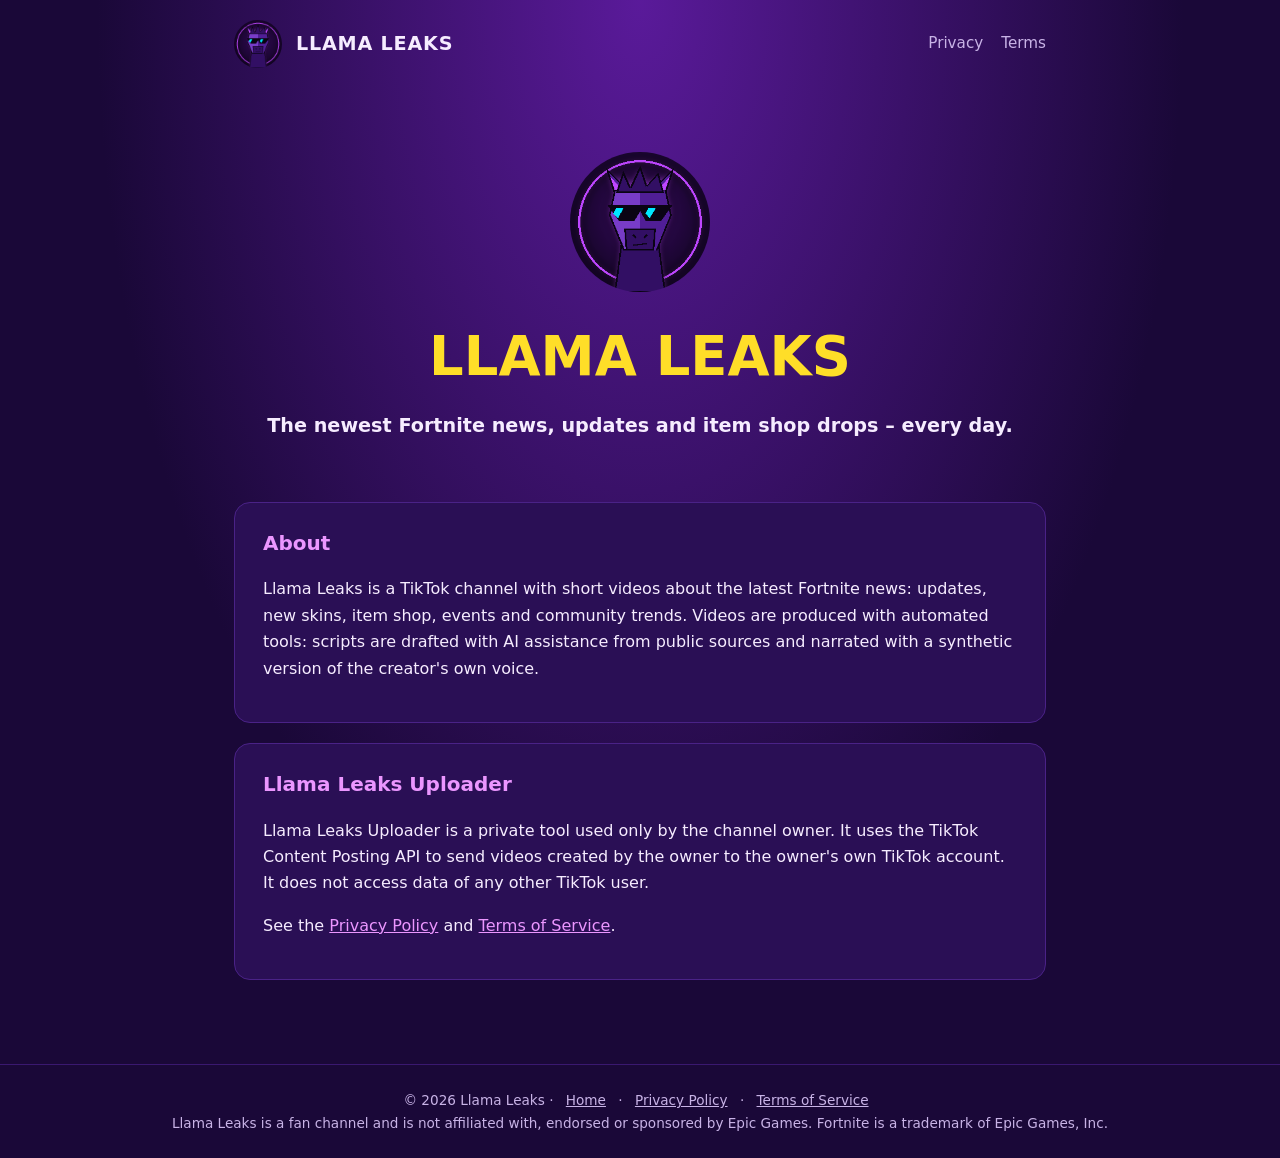
<file: index.html>
<!doctype html>
<html lang="en"><head><meta charset="utf-8"><meta name="viewport" content="width=device-width, initial-scale=1">
<title>Llama Leaks – Daily Fortnite news</title><link rel="icon" href="logo.png"><link rel="stylesheet" href="style.css"></head>
<body><header><img src="logo.png" alt="Llama Leaks logo"><a href="index.html">LLAMA LEAKS</a>
<nav><a href="privacy.html">Privacy</a><a href="terms.html">Terms</a></nav></header>
<main>
<section class="hero"><img src="logo.png" alt=""><h1>LLAMA LEAKS</h1><p>The newest Fortnite news, updates and item shop drops – every day.</p></section>
<div class="card"><h2>About</h2><p>Llama Leaks is a TikTok channel with short videos about the latest Fortnite news: updates, new skins, item shop, events and community trends. Videos are produced with automated tools: scripts are drafted with AI assistance from public sources and narrated with a synthetic version of the creator's own voice.</p></div>
<div class="card"><h2>Llama Leaks Uploader</h2><p>Llama Leaks Uploader is a private tool used only by the channel owner. It uses the TikTok Content Posting API to send videos created by the owner to the owner's own TikTok account. It does not access data of any other TikTok user.</p><p>See the <a href="privacy.html">Privacy Policy</a> and <a href="terms.html">Terms of Service</a>.</p></div>
</main>
<footer>© 2026 Llama Leaks · <a href="index.html">Home</a> · <a href="privacy.html">Privacy Policy</a> · <a href="terms.html">Terms of Service</a><br>Llama Leaks is a fan channel and is not affiliated with, endorsed or sponsored by Epic Games. Fortnite is a trademark of Epic Games, Inc.</footer>
</body></html>
</file>
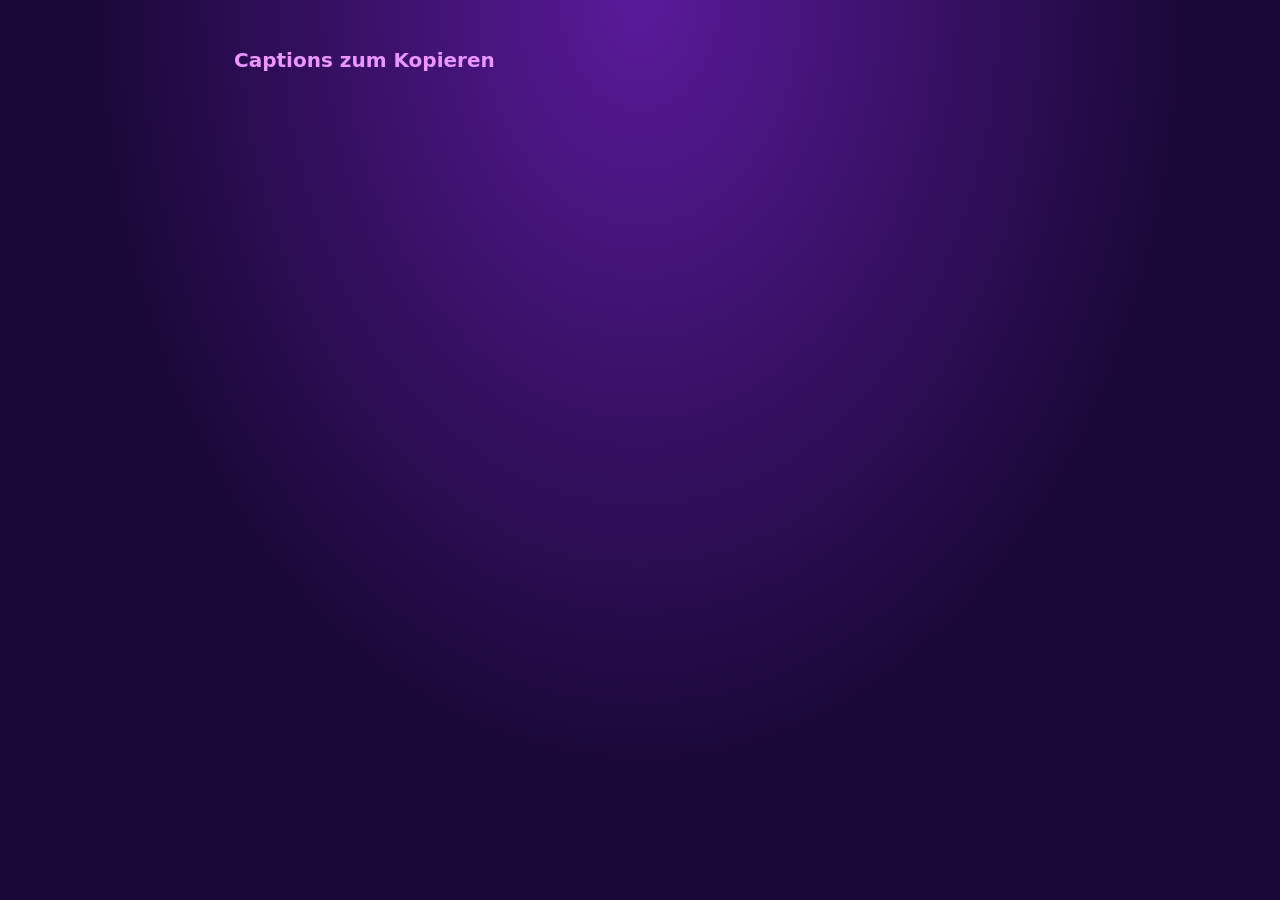
<file: captions.htm>
<!doctype html><html lang="de"><head><meta charset="utf-8"><meta name="viewport" content="width=device-width, initial-scale=1">
<meta name="robots" content="noindex"><title>Captions – Llama Leaks</title><link rel="stylesheet" href="style.css">
<style>.btn{background:#ffde28;border:0;border-radius:999px;padding:10px 22px;font-weight:800;margin-top:8px}</style></head>
<body><main><h2>Captions zum Kopieren</h2></main></body></html>
</file>
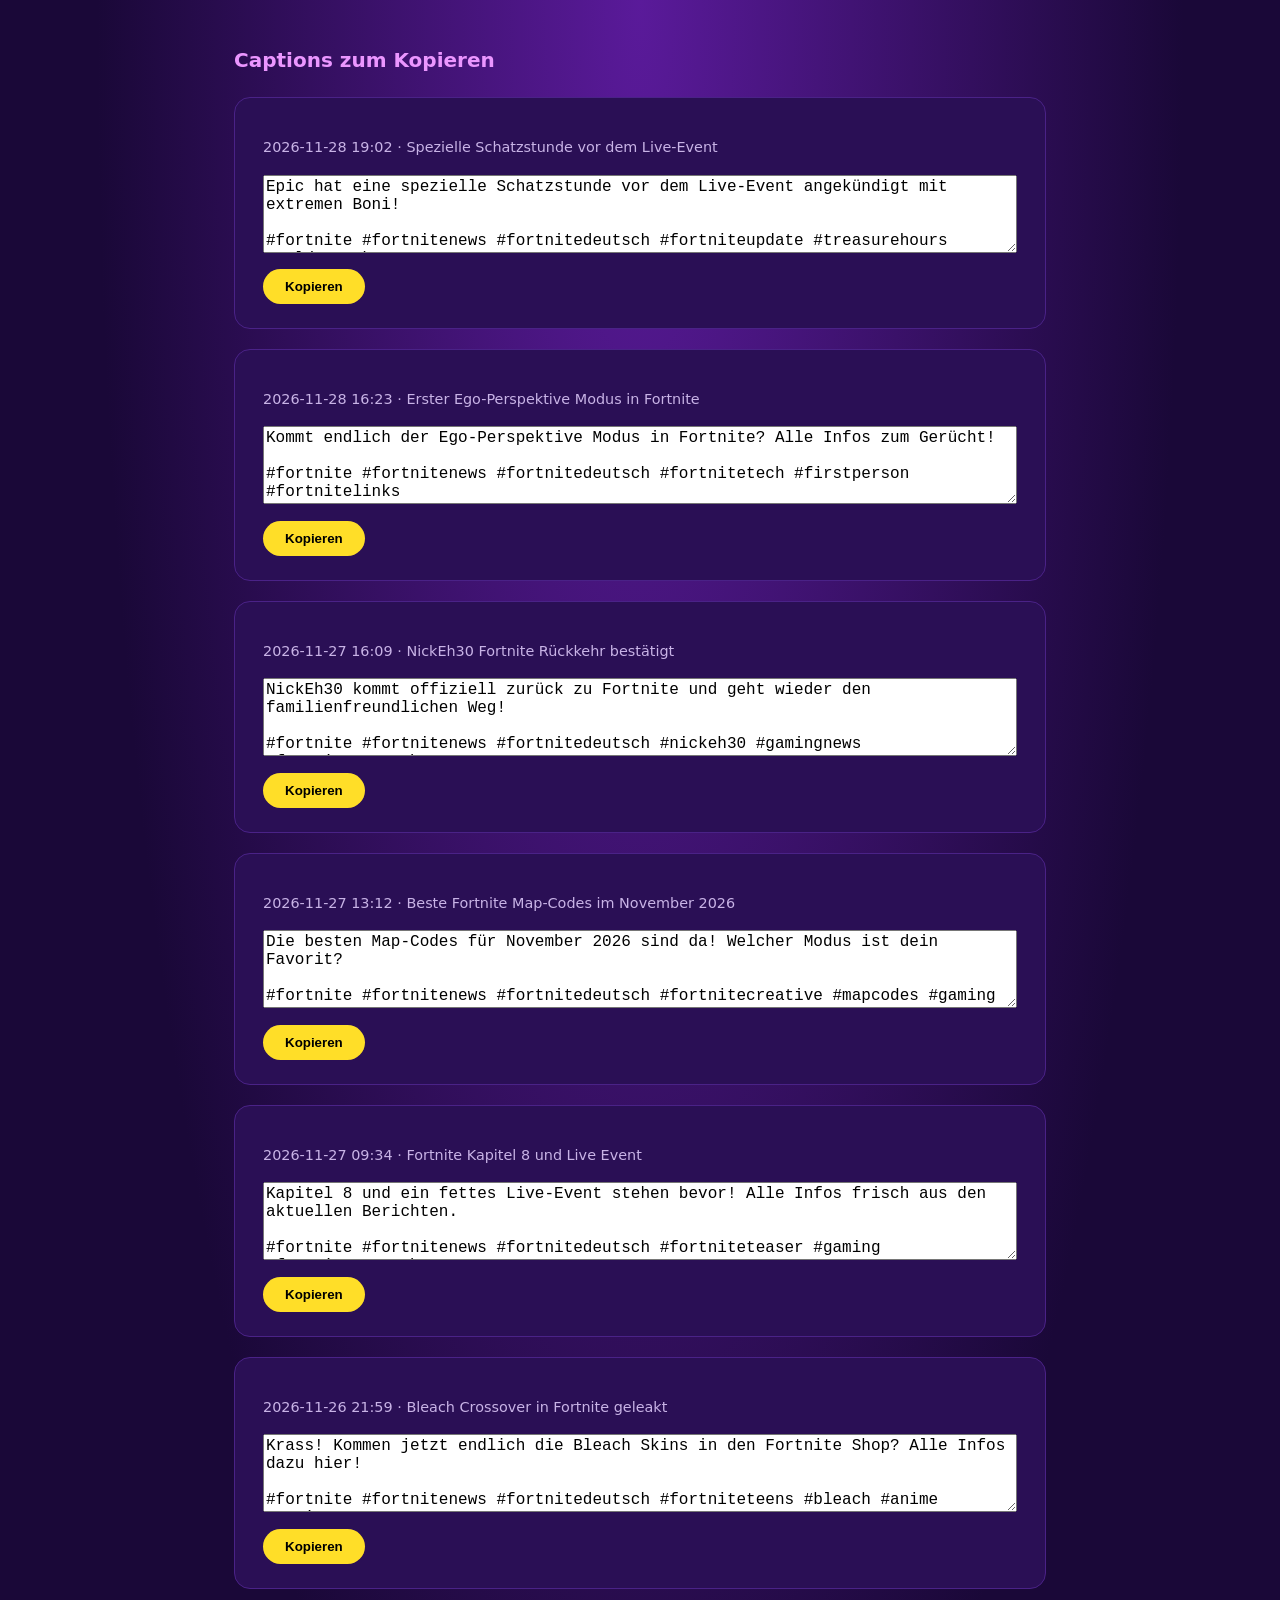
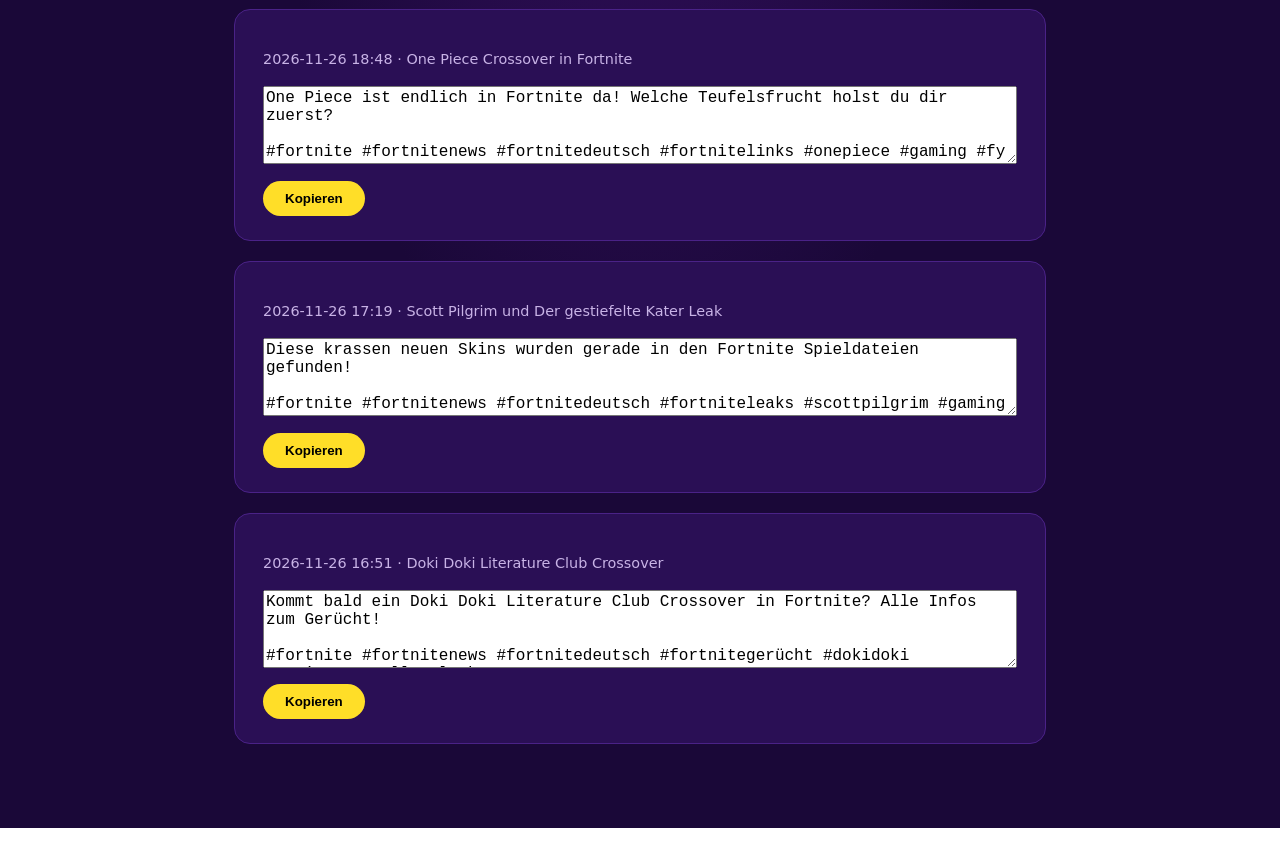
<file: captions.html>
<!doctype html><html lang="de"><head><meta charset="utf-8"><meta name="viewport" content="width=device-width, initial-scale=1">
<meta name="robots" content="noindex"><title>Captions – Llama Leaks</title><link rel="stylesheet" href="style.css">
<style>.btn{background:#ffde28;border:0;border-radius:999px;padding:10px 22px;font-weight:800;margin-top:8px}</style></head>
<body><main><h2>Captions zum Kopieren</h2><div class="card"><p class="muted">2026-11-28 19:02 · Spezielle Schatzstunde vor dem Live-Event</p>
<textarea readonly rows="4" style="width:100%;font-size:1rem">Epic hat eine spezielle Schatzstunde vor dem Live-Event angekündigt mit extremen Boni!

#fortnite #fortnitenews #fortnitedeutsch #fortniteupdate #treasurehours #goldenweek
🎮 Gameplay: Fox - No Copyright Gameplay</textarea>
<button class="btn" onclick="navigator.clipboard.writeText(this.previousElementSibling.value);this.textContent='Kopiert ✓'">Kopieren</button></div><div class="card"><p class="muted">2026-11-28 16:23 · Erster Ego-Perspektive Modus in Fortnite</p>
<textarea readonly rows="4" style="width:100%;font-size:1rem">Kommt endlich der Ego-Perspektive Modus in Fortnite? Alle Infos zum Gerücht!

#fortnite #fortnitenews #fortnitedeutsch #fortnitetech #firstperson #fortnitelinks
🎮 Gameplay: Fox - No Copyright Gameplay</textarea>
<button class="btn" onclick="navigator.clipboard.writeText(this.previousElementSibling.value);this.textContent='Kopiert ✓'">Kopieren</button></div><div class="card"><p class="muted">2026-11-27 16:09 · NickEh30 Fortnite Rückkehr bestätigt</p>
<textarea readonly rows="4" style="width:100%;font-size:1rem">NickEh30 kommt offiziell zurück zu Fortnite und geht wieder den familienfreundlichen Weg!

#fortnite #fortnitenews #fortnitedeutsch #nickeh30 #gamingnews #fortnitegeruechte
🎮 Gameplay: Fox - No Copyright Gameplay</textarea>
<button class="btn" onclick="navigator.clipboard.writeText(this.previousElementSibling.value);this.textContent='Kopiert ✓'">Kopieren</button></div><div class="card"><p class="muted">2026-11-27 13:12 · Beste Fortnite Map-Codes im November 2026</p>
<textarea readonly rows="4" style="width:100%;font-size:1rem">Die besten Map-Codes für November 2026 sind da! Welcher Modus ist dein Favorit?

#fortnite #fortnitenews #fortnitedeutsch #fortnitecreative #mapcodes #gaming
🎮 Gameplay: Fox - No Copyright Gameplay</textarea>
<button class="btn" onclick="navigator.clipboard.writeText(this.previousElementSibling.value);this.textContent='Kopiert ✓'">Kopieren</button></div><div class="card"><p class="muted">2026-11-27 09:34 · Fortnite Kapitel 8 und Live Event</p>
<textarea readonly rows="4" style="width:100%;font-size:1rem">Kapitel 8 und ein fettes Live-Event stehen bevor! Alle Infos frisch aus den aktuellen Berichten.

#fortnite #fortnitenews #fortnitedeutsch #fortniteteaser #gaming #fortnitegeruechte
🎮 Gameplay: Fox - No Copyright Gameplay</textarea>
<button class="btn" onclick="navigator.clipboard.writeText(this.previousElementSibling.value);this.textContent='Kopiert ✓'">Kopieren</button></div><div class="card"><p class="muted">2026-11-26 21:59 · Bleach Crossover in Fortnite geleakt</p>
<textarea readonly rows="4" style="width:100%;font-size:1rem">Krass! Kommen jetzt endlich die Bleach Skins in den Fortnite Shop? Alle Infos dazu hier!

#fortnite #fortnitenews #fortnitedeutsch #fortniteteens #bleach #anime #gaming
🎮 Gameplay: Fox - No Copyright Gameplay</textarea>
<button class="btn" onclick="navigator.clipboard.writeText(this.previousElementSibling.value);this.textContent='Kopiert ✓'">Kopieren</button></div><div class="card"><p class="muted">2026-11-26 18:48 · One Piece Crossover in Fortnite</p>
<textarea readonly rows="4" style="width:100%;font-size:1rem">One Piece ist endlich in Fortnite da! Welche Teufelsfrucht holst du dir zuerst?

#fortnite #fortnitenews #fortnitedeutsch #fortnitelinks #onepiece #gaming #fy
🎮 Gameplay: Fox - No Copyright Gameplay</textarea>
<button class="btn" onclick="navigator.clipboard.writeText(this.previousElementSibling.value);this.textContent='Kopiert ✓'">Kopieren</button></div><div class="card"><p class="muted">2026-11-26 17:19 · Scott Pilgrim und Der gestiefelte Kater Leak</p>
<textarea readonly rows="4" style="width:100%;font-size:1rem">Diese krassen neuen Skins wurden gerade in den Fortnite Spieldateien gefunden!

#fortnite #fortnitenews #fortnitedeutsch #fortniteleaks #scottpilgrim #gaming
🎮 Gameplay: Fox - No Copyright Gameplay</textarea>
<button class="btn" onclick="navigator.clipboard.writeText(this.previousElementSibling.value);this.textContent='Kopiert ✓'">Kopieren</button></div><div class="card"><p class="muted">2026-11-26 16:51 · Doki Doki Literature Club Crossover</p>
<textarea readonly rows="4" style="width:100%;font-size:1rem">Kommt bald ein Doki Doki Literature Club Crossover in Fortnite? Alle Infos zum Gerücht!

#fortnite #fortnitenews #fortnitedeutsch #fortnitegerücht #dokidoki #gamingnews #llamaleaks
🎮 Gameplay: Fox - No Copyright Gameplay</textarea>
<button class="btn" onclick="navigator.clipboard.writeText(this.previousElementSibling.value);this.textContent='Kopiert ✓'">Kopieren</button></div></main></body></html>
</file>
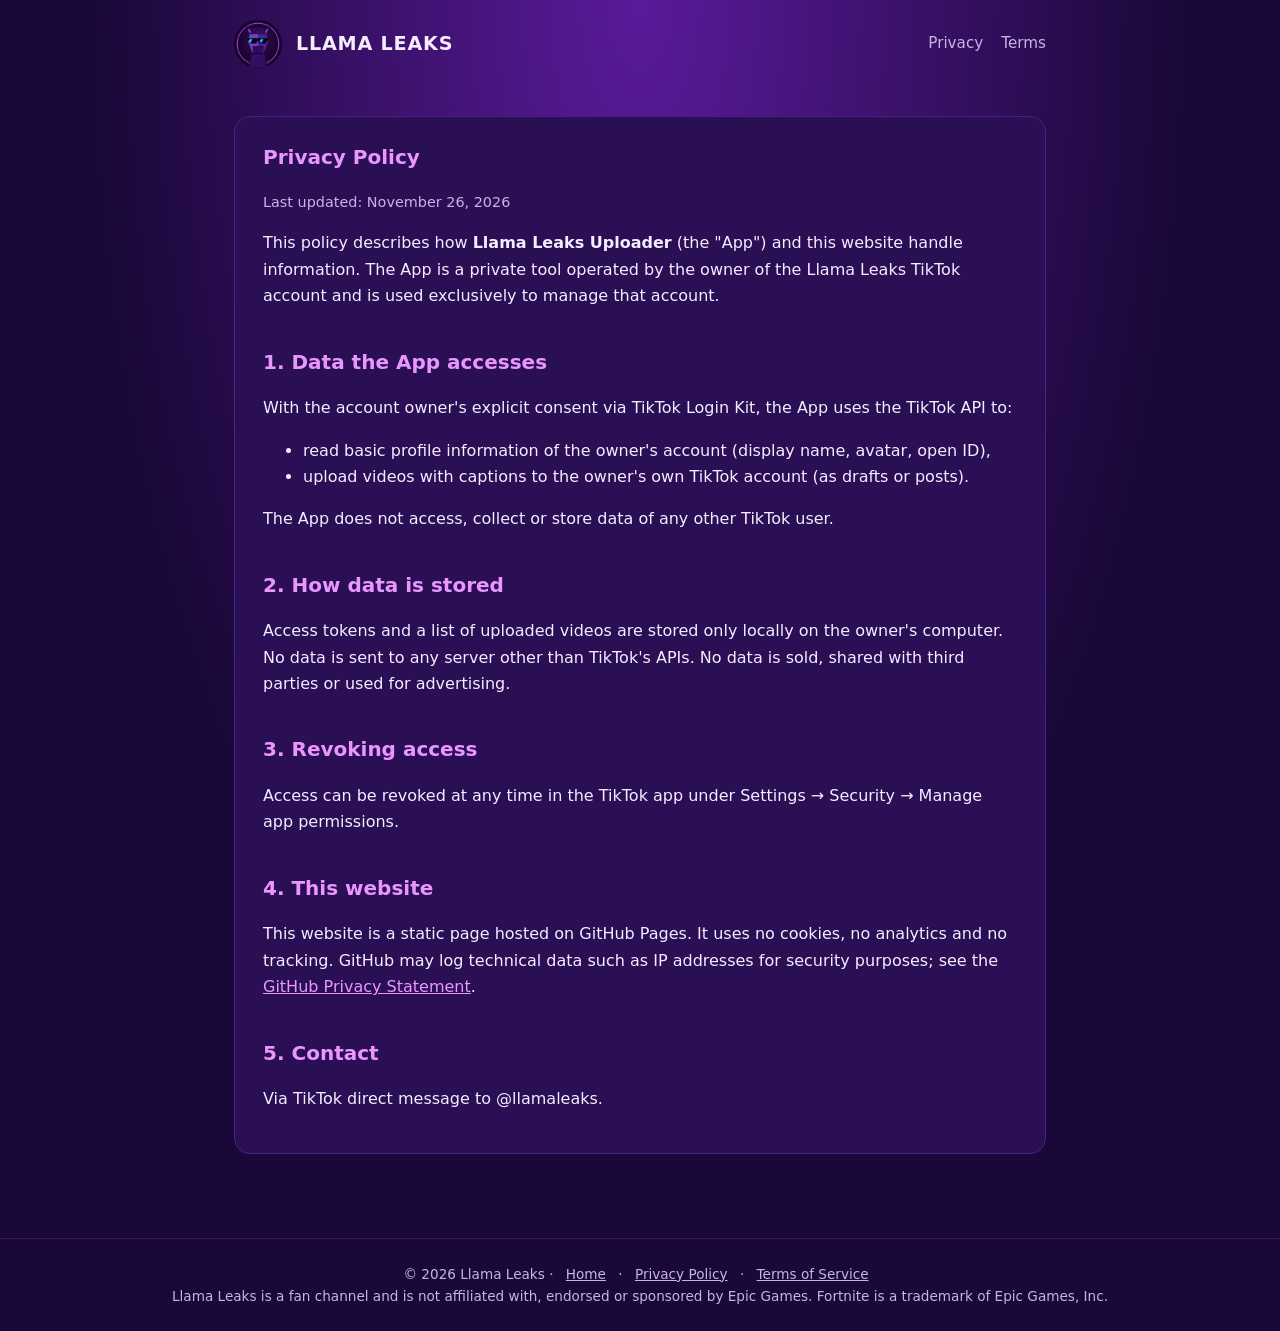
<file: privacy.html>
<!doctype html>
<html lang="en"><head><meta charset="utf-8"><meta name="viewport" content="width=device-width, initial-scale=1">
<title>Privacy Policy – Llama Leaks</title><link rel="icon" href="logo.png"><link rel="stylesheet" href="style.css"></head>
<body><header><img src="logo.png" alt="Llama Leaks logo"><a href="index.html">LLAMA LEAKS</a>
<nav><a href="privacy.html">Privacy</a><a href="terms.html">Terms</a></nav></header>
<main>
<div class="card"><h2>Privacy Policy</h2><p class="muted">Last updated: November 26, 2026</p>
<p>This policy describes how <strong>Llama Leaks Uploader</strong> (the "App") and this website handle information. The App is a private tool operated by the owner of the Llama Leaks TikTok account and is used exclusively to manage that account.</p>
<h2>1. Data the App accesses</h2><p>With the account owner's explicit consent via TikTok Login Kit, the App uses the TikTok API to:</p>
<ul><li>read basic profile information of the owner's account (display name, avatar, open ID),</li><li>upload videos with captions to the owner's own TikTok account (as drafts or posts).</li></ul>
<p>The App does not access, collect or store data of any other TikTok user.</p>
<h2>2. How data is stored</h2><p>Access tokens and a list of uploaded videos are stored only locally on the owner's computer. No data is sent to any server other than TikTok's APIs. No data is sold, shared with third parties or used for advertising.</p>
<h2>3. Revoking access</h2><p>Access can be revoked at any time in the TikTok app under Settings → Security → Manage app permissions.</p>
<h2>4. This website</h2><p>This website is a static page hosted on GitHub Pages. It uses no cookies, no analytics and no tracking. GitHub may log technical data such as IP addresses for security purposes; see the <a href="https://docs.github.com/en/site-policy/privacy-policies/github-general-privacy-statement">GitHub Privacy Statement</a>.</p>
<h2>5. Contact</h2><p>Via TikTok direct message to @llamaleaks.</p></div>
</main>
<footer>© 2026 Llama Leaks · <a href="index.html">Home</a> · <a href="privacy.html">Privacy Policy</a> · <a href="terms.html">Terms of Service</a><br>Llama Leaks is a fan channel and is not affiliated with, endorsed or sponsored by Epic Games. Fortnite is a trademark of Epic Games, Inc.</footer>
</body></html>
</file>
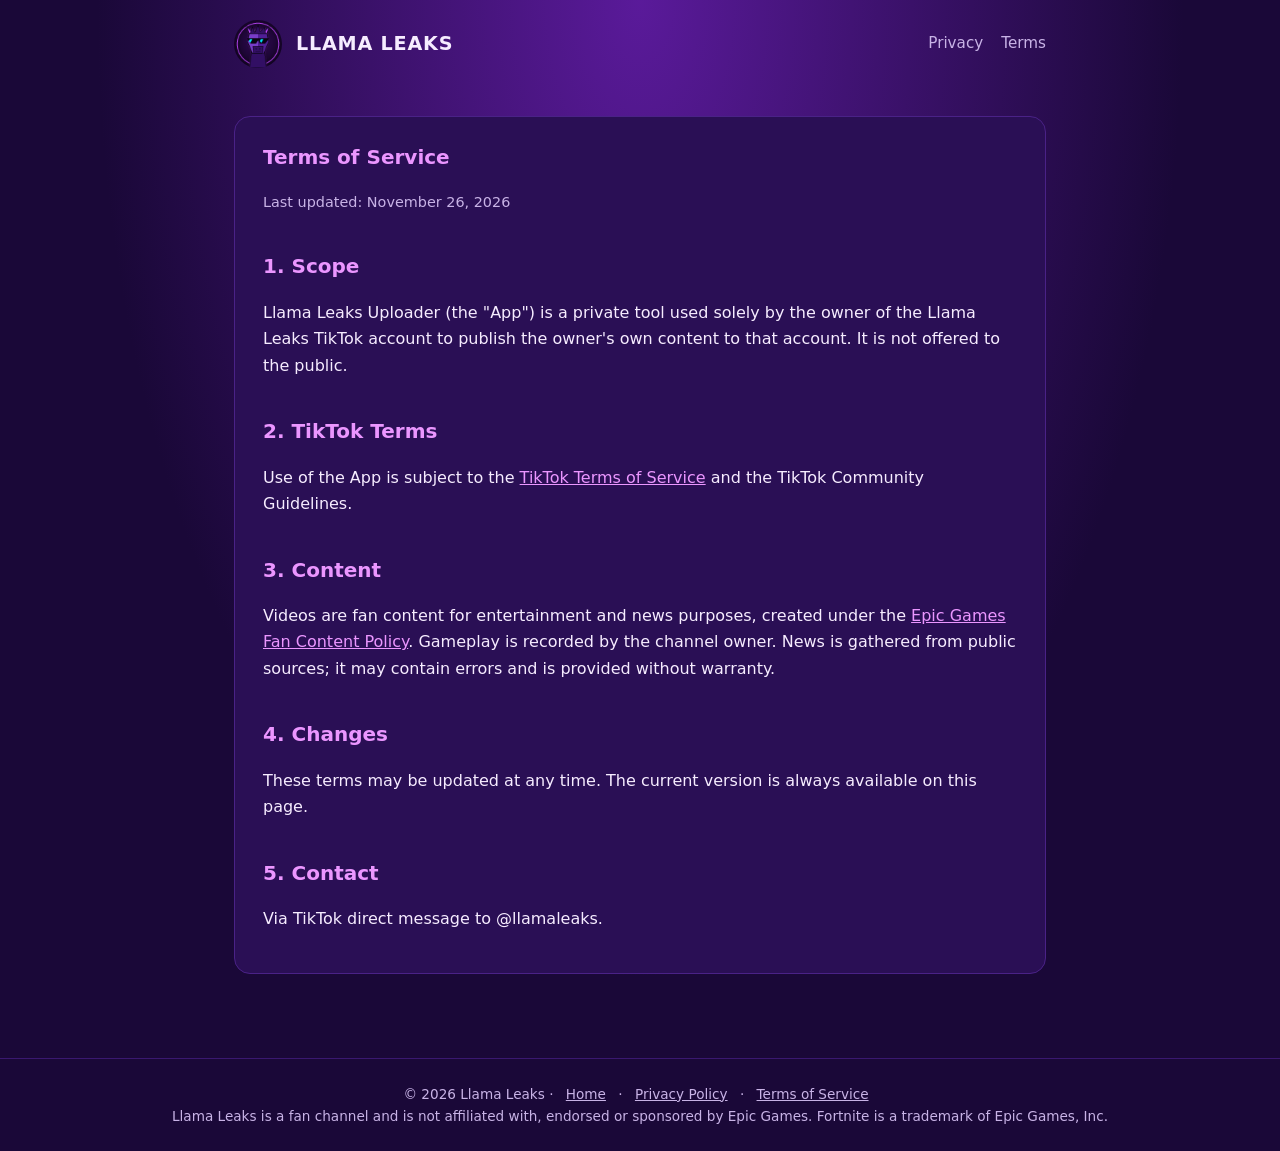
<file: terms.html>
<!doctype html>
<html lang="en"><head><meta charset="utf-8"><meta name="viewport" content="width=device-width, initial-scale=1">
<title>Terms of Service – Llama Leaks</title><link rel="icon" href="logo.png"><link rel="stylesheet" href="style.css"></head>
<body><header><img src="logo.png" alt="Llama Leaks logo"><a href="index.html">LLAMA LEAKS</a>
<nav><a href="privacy.html">Privacy</a><a href="terms.html">Terms</a></nav></header>
<main>
<div class="card"><h2>Terms of Service</h2><p class="muted">Last updated: November 26, 2026</p>
<h2>1. Scope</h2><p>Llama Leaks Uploader (the "App") is a private tool used solely by the owner of the Llama Leaks TikTok account to publish the owner's own content to that account. It is not offered to the public.</p>
<h2>2. TikTok Terms</h2><p>Use of the App is subject to the <a href="https://www.tiktok.com/legal/terms-of-service">TikTok Terms of Service</a> and the TikTok Community Guidelines.</p>
<h2>3. Content</h2><p>Videos are fan content for entertainment and news purposes, created under the <a href="https://www.epicgames.com/site/en-US/fan-art-policy">Epic Games Fan Content Policy</a>. Gameplay is recorded by the channel owner. News is gathered from public sources; it may contain errors and is provided without warranty.</p>
<h2>4. Changes</h2><p>These terms may be updated at any time. The current version is always available on this page.</p>
<h2>5. Contact</h2><p>Via TikTok direct message to @llamaleaks.</p></div>
</main>
<footer>© 2026 Llama Leaks · <a href="index.html">Home</a> · <a href="privacy.html">Privacy Policy</a> · <a href="terms.html">Terms of Service</a><br>Llama Leaks is a fan channel and is not affiliated with, endorsed or sponsored by Epic Games. Fortnite is a trademark of Epic Games, Inc.</footer>
</body></html>
</file>
<file: style.css>
:root { --bg:#1a0838; --card:#2a0f55; --text:#f6ecff; --muted:#c8b3e6; --pink:#eb96ff; --yellow:#ffde28; }
* { box-sizing:border-box; }
body { margin:0; font-family:system-ui,-apple-system,"Segoe UI",Roboto,sans-serif; background:radial-gradient(ellipse at top,#5a1a9a,var(--bg) 60%); color:var(--text); line-height:1.65; min-height:100vh; }
header { display:flex; align-items:center; gap:14px; padding:20px 24px; max-width:860px; margin:0 auto; }
header img { width:48px; height:48px; border-radius:50%; }
header a { color:var(--text); text-decoration:none; font-weight:800; letter-spacing:.04em; font-size:1.2rem; }
nav { margin-left:auto; display:flex; gap:18px; }
nav a { color:var(--muted); font-weight:500; letter-spacing:0; font-size:.95rem; }
main { max-width:860px; margin:0 auto; padding:8px 24px 64px; }
.hero { text-align:center; padding:56px 0 40px; }
.hero img { width:140px; border-radius:50%; }
.hero h1 { font-size:clamp(2rem,6vw,3.4rem); margin:12px 0 8px; color:var(--yellow); }
.hero p { font-weight:700; font-size:1.2rem; margin:0; }
.card { background:var(--card); border:1px solid #4a2287; border-radius:16px; padding:24px 28px; margin:20px 0; }
h2 { color:var(--pink); margin-top:1.8em; font-size:1.25rem; }
.card h2:first-child { margin-top:0; }
a { color:var(--pink); }
.muted { color:var(--muted); font-size:.9rem; }
footer { text-align:center; color:var(--muted); font-size:.85rem; padding:24px; border-top:1px solid #3a1870; }
footer a { color:var(--muted); margin:0 8px; }
</file>
